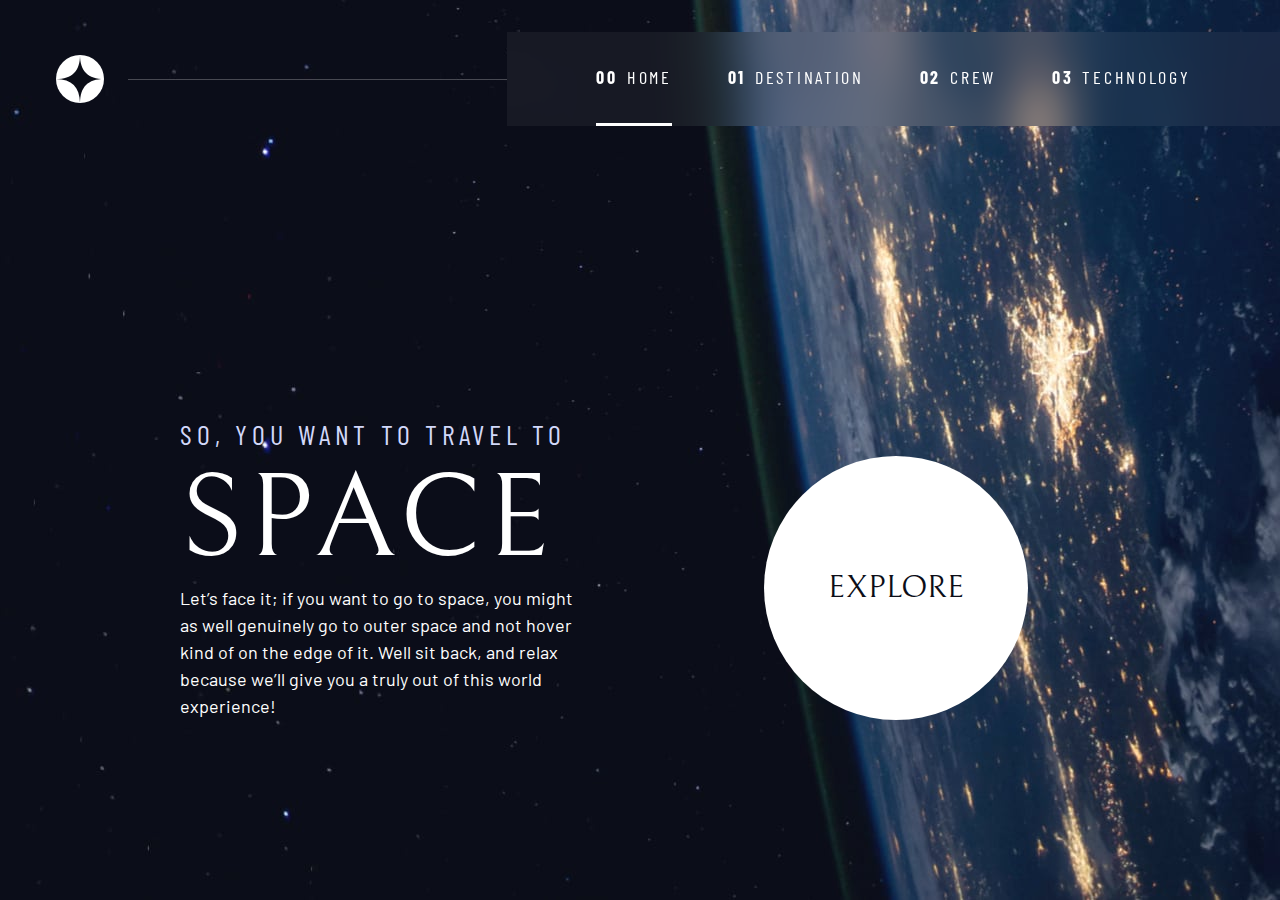
<file: index.html>
<!DOCTYPE html>
<html lang="en">

<head>
  <meta charset="UTF-8">
  <meta name="viewport" content="width=device-width, initial-scale=1.0">

  <link rel="icon" type="image/png" sizes="32x32" href="/assets/shared/logo.svg">

  <title>Space Tourism Website</title>

  <!-- Fonts -->
  <link rel="preconnect" href="https://fonts.googleapis.com">
  <link rel="preconnect" href="https://fonts.gstatic.com" crossorigin>
  <link
    href="https://fonts.googleapis.com/css2?family=Barlow+Condensed:wght@400;700&family=Bellefair&family=Barlow:wght@400;700&display=swap"
    rel="stylesheet">
  <!--CSS  -->
  <link rel="stylesheet" href="/css/style.css">
  <script src="index.js" defer></script>
</head>

<body class="home">
  <a href="#main" class="skip-to-content">Skip to content</a>
  <header class="primary-header flex">
    <div>
      <a href="/index.html"> <img src="/assets/shared/logo.svg" alt="space tourism logo" class="logo"></a>
    </div>
    <button class="mobile-nav-toggle" aria-controls="primary-navigation" aria-expanded="false"><span
        class="sr-only">Menu</span></button>

    <nav>
      <ul id="primary-navigation" data-visible="false" class="primary-navigation underline-indicators flex">
        <li class="active"><a class="ff-sans-cond uppercase text-white letter-spacing-2" href="/index.html"><span
              aria-hidden="true">00</span>Home</a>
        <li><a class="ff-sans-cond uppercase text-white letter-spacing-2" href="/destination.html"><span
              aria-hidden="true">01</span>Destination</a>
        <li><a class="ff-sans-cond uppercase text-white letter-spacing-2" href="/crew.html"><span
              aria-hidden="true">02</span>Crew</a>
        <li><a class="ff-sans-cond uppercase text-white letter-spacing-2" href="/technology.html"><span
              aria-hidden="true">03</span>Technology</a>
      </ul>
    </nav>
  </header>


  <main id="main" class="grid-container grid-container--home">
    <div class="container">
      <div>
        <h1 class="text-accent fs-500 ff-sans-cond uppercase letter-spacing-1 ">So, you want to travel to
          <span class="fs-900 ff-serif text-white d-block">Space</span>
        </h1>
      </div>
      <p>
        Let’s face it; if you want to go to space, you might as well genuinely go to
        outer space and not hover kind of on the edge of it. Well sit back, and relax
        because we’ll give you a truly out of this world experience!
      </p>
    </div>
    <div>



      <a href="/destination.html" class="large-button uppercase ff-serif text-dark bg-white">Explore</a>

    </div>
  </main>


</body>

</html>
</file>
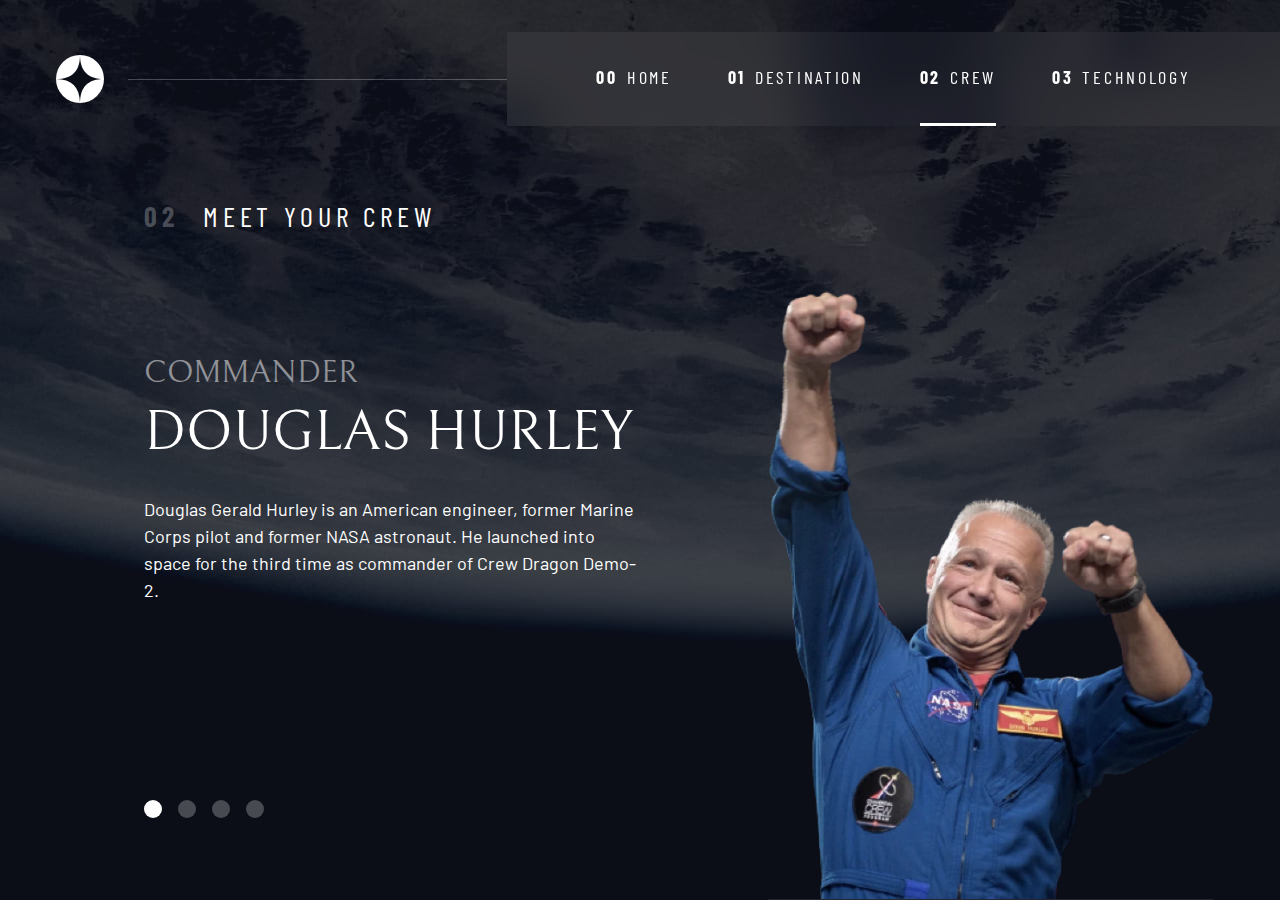
<file: crew.html>
<!DOCTYPE html>
<html lang="en">

<head>
  <meta charset="UTF-8">
  <meta name="viewport" content="width=device-width, initial-scale=1.0">

  <link rel="icon" type="image/png" sizes="32x32" href="/assets/shared/logo.svg">

  <title>Space Tourism Website</title>

  <!-- Fonts -->
  <link rel="preconnect" href="https://fonts.googleapis.com">
  <link rel="preconnect" href="https://fonts.gstatic.com" crossorigin>
  <link
    href="https://fonts.googleapis.com/css2?family=Barlow+Condensed:wght@400;700&family=Bellefair&family=Barlow:wght@400;700&display=swap"
    rel="stylesheet">
  <!--CSS  -->
  <link rel="stylesheet" href="/css/style.css">
  <script src="index.js" defer></script>
</head>

<body class="crew">
  <a class="skip-to-content" href="#main">Skip to content</a>
  <header class="primary-header flex">
    <div>
      <a href="/index.html"> <img src="/assets/shared/logo.svg" alt="space tourism logo" class="logo"></a>
    </div>
    <button class="mobile-nav-toggle" aria-controls="primary-navigation"><span class="sr-only"
        aria-expanded="false">Menu</span></button>
    <nav>
      <ul id="primary-navigation" data-visible="false" class="primary-navigation underline-indicators flex">
        <li><a class="ff-sans-cond uppercase text-white letter-spacing-2" href="index.html"><span
              aria-hidden="true">00</span>Home</a>
        <li><a class="ff-sans-cond uppercase text-white letter-spacing-2" href="destination.html"><span
              aria-hidden="true">01</span>Destination</a>
        <li class="active"><a class="ff-sans-cond uppercase text-white letter-spacing-2" href="crew.html"><span
              aria-hidden="true">02</span>Crew</a>
        <li><a class="ff-sans-cond uppercase text-white letter-spacing-2" href="technology.html"><span
              aria-hidden="true">03</span>Technology</a>
      </ul>
    </nav>
  </header>

  <main id="main" class="grid-container grid-container--crew flow">
    <h1 class="numbered-title"><span aria-hidden="true">02</span> Meet your crew</h1>

    <div class="dot-indicators flex" role="tablist" aria-label="crew member list">
      <button aria-selected="true" aria-controls="commander-tab" role="tab" data-image="commander-image"
        tabindex="0"><span class="sr-only">The commander</span></button>
      <button aria-selected="false" aria-controls="mission-tab" role="tab" data-image="mission-image"
        tabindex="-1"><span class="sr-only">The mission specialist</span></button>
      <button aria-selected="false" aria-controls="pilot-tab" role="tab" data-image="pilot-image" tabindex="-1"><span
          class="sr-only">The pilot</span></button>
      <button aria-selected="false" aria-controls="crew-tab" role="tab" data-image="crew-image" tabindex="-1"><span
          class="sr-only">The crew engineer</span></button>
    </div>

    <!-- commander -->
    <article class="crew-details flow" id="commander-tab" role="tabpanel" tabindex="0">
      <header class="flow flow--space-small">
        <h2 class="fs-600 ff-serif uppercase">Commander</h2>
        <p class="fs-700 uppercase ff-serif">Douglas Hurley</p>
      </header>
      <p>Douglas Gerald Hurley is an American engineer, former Marine Corps pilot
        and former NASA astronaut. He launched into space for the third time as
        commander of Crew Dragon Demo-2.</p>
    </article>

    <!-- mission specialist -->
    <article hidden class="crew-details flow" id="mission-tab" role="tabpanel" tabindex="0">
      <header class="flow flow--space-small">
        <h2 class="fs-600 ff-serif uppercase">Mission Specialist</h2>
        <p class="fs-700 uppercase ff-serif">Mark SHuttleworth</p>
      </header>
      <p>Mark Richard Shuttleworth is the founder and CEO of Canonical, the company behind
        the Linux-based Ubuntu operating system. Shuttleworth became the first South
        African to travel to space as a space tourist.</p>
    </article>

    <!-- pilot -->
    <article hidden class="crew-details flow" id="pilot-tab" role="tabpanel" tabindex="0">
      <header class="flow flow--space-small">
        <h2 class="fs-600 ff-serif uppercase">Pilot</h2>
        <p class="fs-700 uppercase ff-serif">Victor Glover</p>
      </header>
      <p>Pilot on the first operational flight of the SpaceX Crew Dragon to the
        International Space Station. Glover is a commander in the U.S. Navy where
        he pilots an F/A-18.He was a crew member of Expedition 64, and served as a
        station systems flight engineer.</p>
    </article>

    <!-- engineer -->
    <article hidden class="crew-details flow" id="crew-tab" role="tabpanel" tabindex="0">
      <header class="flow flow--space-small">
        <h2 class="fs-600 ff-serif uppercase">Flight Engineer</h2>
        <p class="fs-700 uppercase ff-serif">Anousheh Ansari</p>
      </header>
      <p>Anousheh Ansari is an Iranian American engineer and co-founder of Prodea Systems.
        Ansari was the fourth self-funded space tourist, the first self-funded woman to
        fly to the ISS, and the first Iranian in space.</p>
    </article>


    <picture id="commander-image">
      <source srcset="assets/crew/image-douglas-hurley.webp" type="image/webp">
      <img src="assets/crew/image-douglas-hurley.png" alt="Douglas Hurley">
    </picture>
    <picture hidden id="mission-image">
      <source srcset="assets/crew/image-mark-shuttleworth.webp" type="image/webp">
      <img src="assets/crew/image-mark-shuttleworth.png" alt="Douglas Hurley">
    </picture>
    <picture hidden id="pilot-image">
      <source srcset="assets/crew/image-victor-glover.webp" type="image/webp">
      <img src="assets/crew/image-victor-glover.png" alt="Douglas Hurley">
    </picture>
    <picture hidden id="crew-image">
      <source srcset="assets/crew/image-anousheh-ansari.webp" type="image/webp">
      <img src="assets/crew/image-anousheh-ansari.png" alt="Douglas Hurley">
    </picture>
  </main>
</body>

</html>
</file>
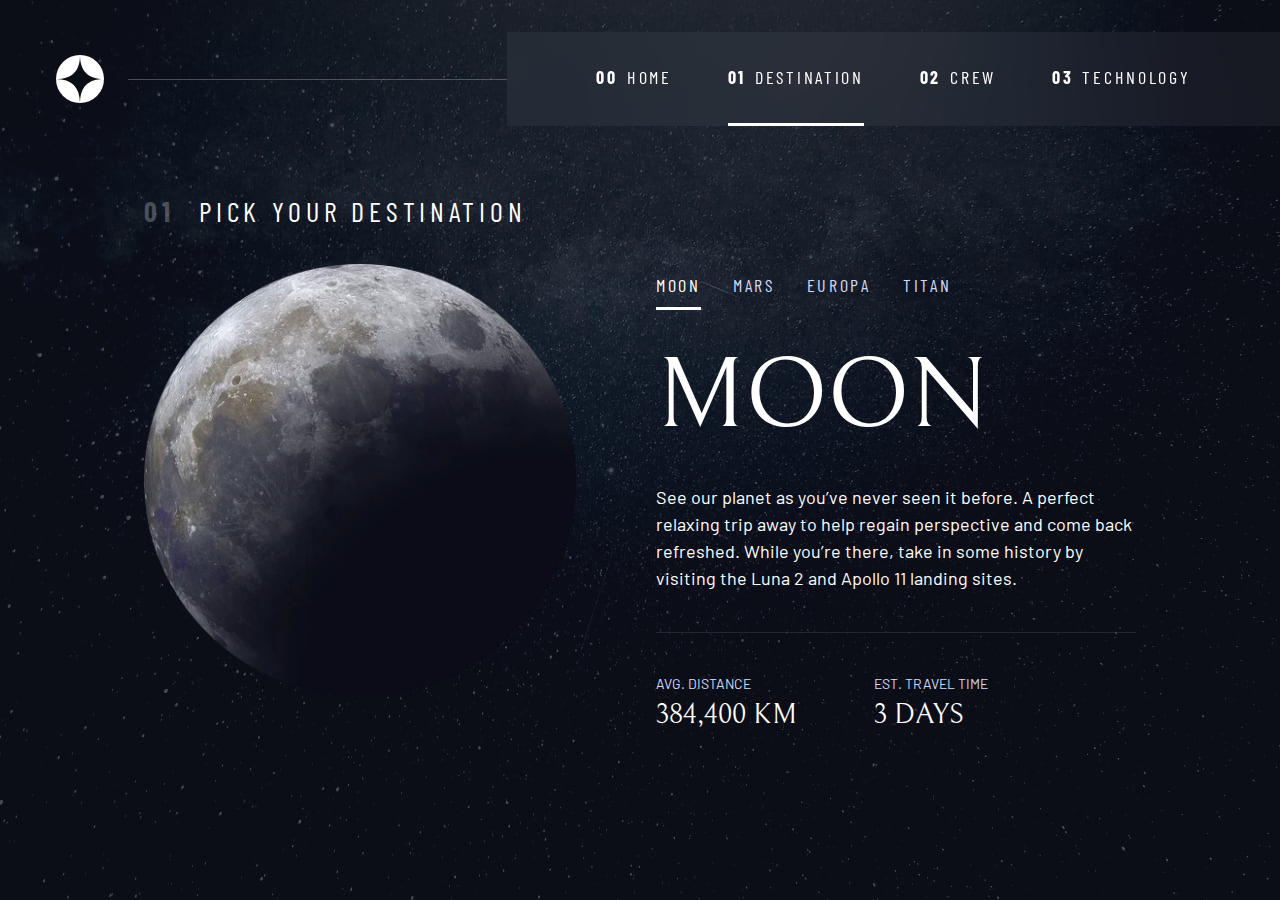
<file: destination.html>
<!DOCTYPE html>
<html lang="en">

<head>
  <meta charset="UTF-8">
  <meta name="viewport" content="width=device-width, initial-scale=1.0">

  <link rel="icon" type="image/png" sizes="32x32" href="/assets/shared/logo.svg">

  <title>Space Tourism Website</title>

  <!-- Fonts -->
  <link rel="preconnect" href="https://fonts.googleapis.com">
  <link rel="preconnect" href="https://fonts.gstatic.com" crossorigin>
  <link
    href="https://fonts.googleapis.com/css2?family=Barlow+Condensed:wght@400;700&family=Bellefair&family=Barlow:wght@400;700&display=swap"
    rel="stylesheet">
  <!--CSS  -->
  <link rel="stylesheet" href="./css/style.css">
  <script src="index.js" defer></script>
</head>

<body class="destination">
  <a class="skip-to-content" href="#main">Skip to content</a>
  <header class="primary-header flex">
    <div>
      <a href="/index.html"> <img src="/assets/shared/logo.svg" alt="space tourism logo" class="logo"></a>
    </div>
    <button class="mobile-nav-toggle" aria-controls="primary-navigation"><span class="sr-only"
        aria-expanded="false">Menu</span></button>
    <nav>
      <ul id="primary-navigation" data-visible="false" class="primary-navigation underline-indicators flex">
        <li><a class="ff-sans-cond uppercase text-white letter-spacing-2" href="/index.html"><span
              aria-hidden="true">00</span>Home</a>
        <li class="active"><a class="ff-sans-cond uppercase text-white letter-spacing-2" href="/destination.html"><span
              aria-hidden="true">01</span>Destination</a>
        <li><a class="ff-sans-cond uppercase text-white letter-spacing-2" href="/crew.html"><span
              aria-hidden="true">02</span>Crew</a>
        <li><a class="ff-sans-cond uppercase text-white letter-spacing-2" href="/technology.html"><span
              aria-hidden="true">03</span>Technology</a>
      </ul>
    </nav>
  </header>

  <main id="main" class="grid-container grid-container--destination flow">
    <h1 class="numbered-title"><span aria-hidden="true">01</span> Pick your destination</h1>

    <picture id="moon-image">
      <source srcset="assets/destination/image-moon.webp" type="image/webp">
      <img src="assets/destination/image-moon.png" alt="the moon">
    </picture>
    <picture hidden id="mars-image">
      <source srcset="assets/destination/image-mars.webp" type="image/webp">
      <img src="assets/destination/image-mars.png" alt="the planet mars">
    </picture>
    <picture hidden id="europa-image">
      <source srcset="assets/destination/image-europa.webp" type="image/webp">
      <img src="assets/destination/image-europa.png" alt="the planet europa">
    </picture>
    <picture hidden id="titan-image">
      <source srcset="assets/destination/image-titan.webp" type="image/webp">
      <img src="assets/destination/image-titan.png" alt="the moon titan">
    </picture>


    <div class="tab-list underline-indicators flex" role="tablist" aria-label="destination list">
      <button aria-selected="true" role="tab" aria-controls="moon-tab"
        class="uppercase ff-sans-cond text-accent letter-spacing-2" tabindex="0" data-image="moon-image">Moon</button>
      <button aria-selected="false" role="tab" aria-controls="mars-tab"
        class="uppercase ff-sans-cond text-accent letter-spacing-2" tabindex="-1" data-image="mars-image">Mars</button>
      <button aria-selected="false" role="tab" aria-controls="europa-tab"
        class="uppercase ff-sans-cond text-accent letter-spacing-2" tabindex="-1"
        data-image="europa-image">Europa</button>
      <button aria-selected="false" role="tab" aria-controls="titan-tab"
        class="uppercase ff-sans-cond text-accent letter-spacing-2" tabindex="-1"
        data-image="titan-image">Titan</button>
    </div>

    <!-- The moon -->
    <article class="destination-info flow" id="moon-tab" tabindex="0" role="tabpanel">
      <h2 class="fs-800 uppercase ff-serif">Moon</h2>

      <p>See our planet as you’ve never seen it before. A perfect relaxing trip away to help
        regain perspective and come back refreshed. While you’re there, take in some history
        by visiting the Luna 2 and Apollo 11 landing sites.</p>

      <div class="destination-meta flex">
        <div>
          <h3 class="text-accent fs-200 uppercase">Avg. distance</h3>
          <p class="ff-serif uppercase">384,400 km</p>
        </div>
        <div>
          <h3 class="text-accent fs-200 uppercase">Est. travel time</h3>
          <p class="ff-serif uppercase">3 days</p>
        </div>
      </div>
    </article>

    <!-- Mars -->
    <article hidden class="destination-info flow" id="mars-tab" tabindex="0" role="tabpanel">
      <h2 class="fs-800 uppercase ff-serif">Mars</h2>

      <p>Don’t forget to pack your hiking boots. You’ll need them to tackle Olympus Mons,
        the tallest planetary mountain in our solar system. It’s two and a half times
        the size of Everest!</p>

      <div class="destination-meta flex">
        <div>
          <h3 class="text-accent fs-200 uppercase">Avg. distance</h3>
          <p class="ff-serif uppercase">225 mil. km</p>
        </div>
        <div>
          <h3 class="text-accent fs-200 uppercase">Est. travel time</h3>
          <p class="ff-serif uppercase">9 months</p>
        </div>
      </div>
    </article>

    <!-- Europa -->
    <article hidden class="destination-info flow" id="europa-tab" tabindex="0" role="tabpanel">
      <h2 class="fs-800 uppercase ff-serif">Europa</h2>

      <p>The smallest of the four Galilean moons orbiting Jupiter, Europa is a
        winter lover’s dream. With an icy surface, it’s perfect for a bit of
        ice skating, curling, hockey, or simple relaxation in your snug
        wintery cabin.</p>
      <div class="destination-meta flex">
        <div>
          <h3 class="text-accent fs-200 uppercase">Avg. distance</h3>
          <p class="ff-serif uppercase">628 mil. km</p>
        </div>
        <div>
          <h3 class="text-accent fs-200 uppercase">Est. travel time</h3>
          <p class="ff-serif uppercase">3 years</p>
        </div>
      </div>
    </article>

    <!-- Titan -->
    <article hidden class="destination-info flow" id="titan-tab" tabindex="0" role="tabpanel">
      <h2 class="fs-800 uppercase ff-serif">Titan</h2>

      <p>The only moon known to have a dense atmosphere other than Earth, Titan
        is a home away from home (just a few hundred degrees colder!). As a
        bonus, you get striking views of the Rings of Saturn.</p>

      <div class="destination-meta flex">
        <div>
          <h3 class="text-accent fs-200 uppercase">Avg. distance</h3>
          <p class="ff-serif uppercase">1.6 bil. km</p>
        </div>
        <div>
          <h3 class="text-accent fs-200 uppercase">Est. travel time</h3>
          <p class="ff-serif uppercase">7 years</p>
        </div>
      </div>
    </article>
  </main>




</body>

</html>
</file>
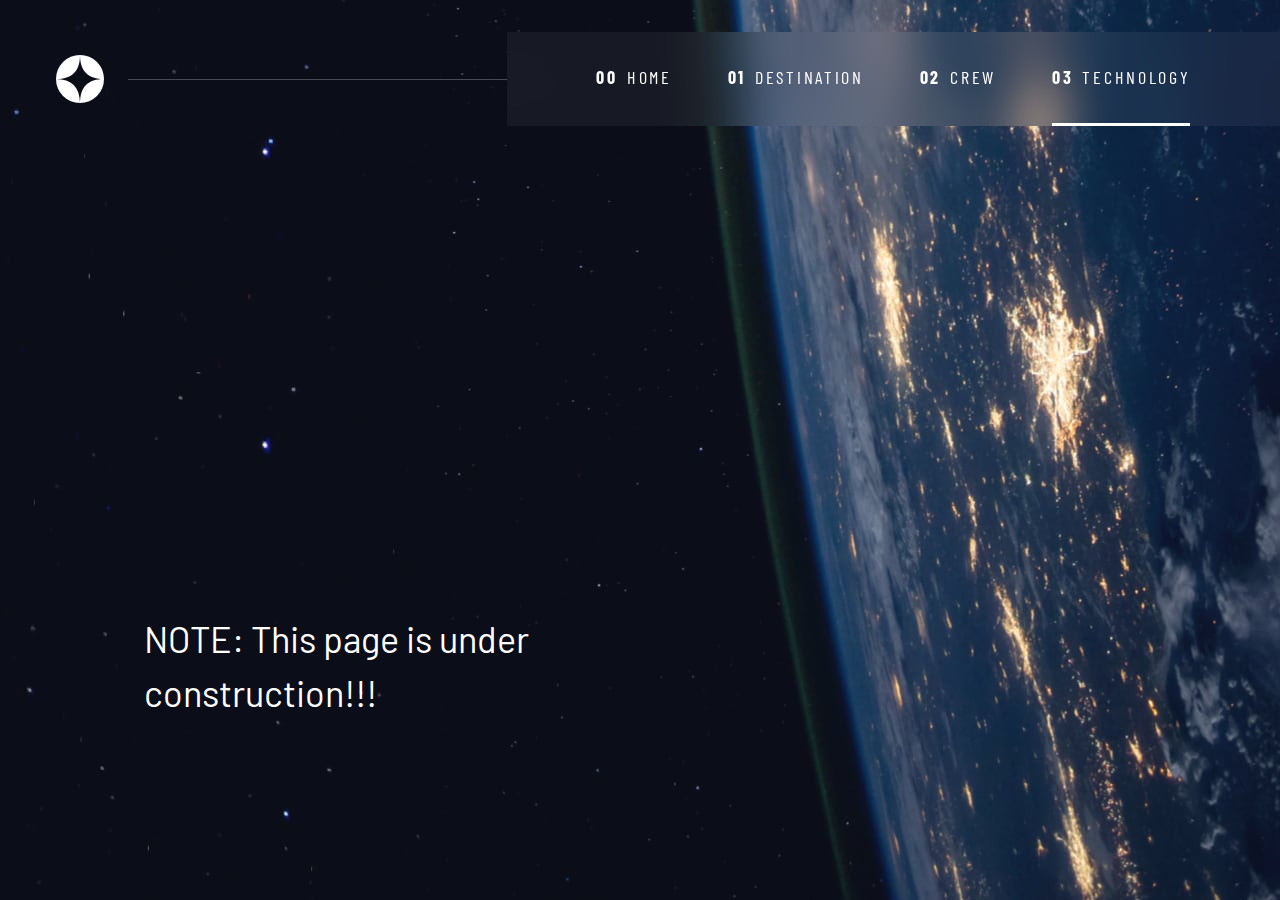
<file: technology.html>
<!DOCTYPE html>
<html lang="en">

<head>
    <meta charset="UTF-8">
    <meta name="viewport" content="width=device-width, initial-scale=1.0">

    <link rel="icon" type="image/png" sizes="32x32" href="/assets/shared/logo.svg">

    <title>Space Tourism Website</title>

    <!-- Fonts -->
    <link rel="preconnect" href="https://fonts.googleapis.com">
    <link rel="preconnect" href="https://fonts.gstatic.com" crossorigin>
    <link
        href="https://fonts.googleapis.com/css2?family=Barlow+Condensed:wght@400;700&family=Bellefair&family=Barlow:wght@400;700&display=swap"
        rel="stylesheet">
    <!--CSS  -->
    <link rel="stylesheet" href="/css/style.css">
    <script src="index.js" defer></script>
</head>

<body class="home">
    <a href="#main" class="skip-to-content">Skip to content</a>
    <header class="primary-header flex">
        <div>
            <a href="/index.html"> <img src="/assets/shared/logo.svg" alt="space tourism logo" class="logo"></a>
        </div>
        <button class="mobile-nav-toggle" aria-controls="primary-navigation" aria-expanded="false"><span
                class="sr-only">Menu</span></button>

        <nav>
            <ul id="primary-navigation" data-visible="false" class="primary-navigation underline-indicators flex">
                <li><a class="ff-sans-cond uppercase text-white letter-spacing-2" href="/index.html"><span
                            aria-hidden="true">00</span>Home</a>
                <li><a class="ff-sans-cond uppercase text-white letter-spacing-2" href="/destination.html"><span
                            aria-hidden="true">01</span>Destination</a>
                <li><a class="ff-sans-cond uppercase text-white letter-spacing-2" href="/crew.html"><span
                            aria-hidden="true">02</span>Crew</a>
                <li class="active"><a class="ff-sans-cond uppercase text-white letter-spacing-2"
                        href="/technology.html"><span aria-hidden="true">03</span>Technology</a>
            </ul>
        </nav>
    </header>


    <main id="main" class="grid-container grid-container--home">
        <h1>NOTE: This page is under construction!!!</h1>
        <h1></h1>
    </main>
</body>

</html>
</file>
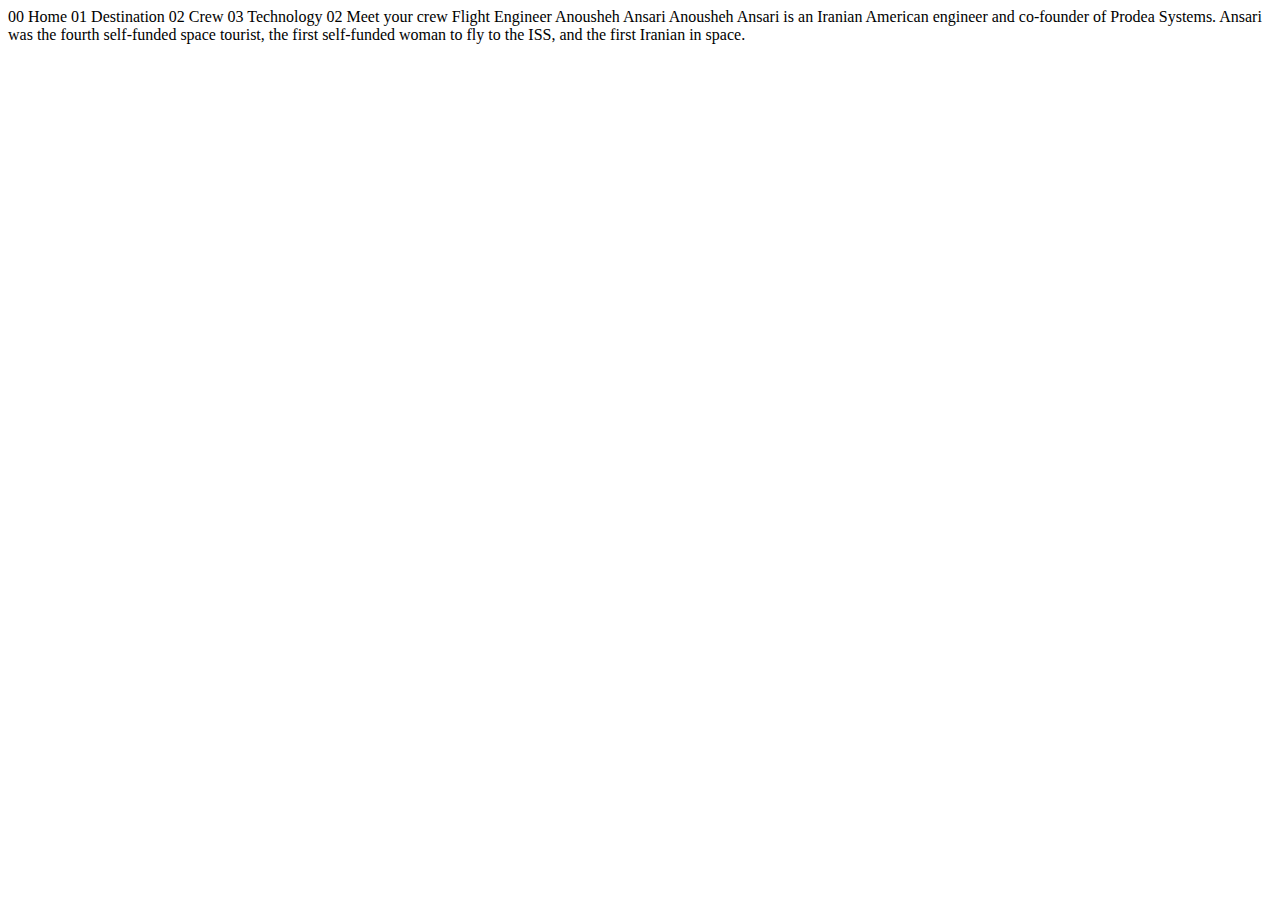
<file: starter-code/crew-engineer.html>
<!DOCTYPE html>
<html lang="en">
<head>
  <meta charset="UTF-8">
  <meta name="viewport" content="width=device-width, initial-scale=1.0">

  <link rel="icon" type="image/png" sizes="32x32" href="./assets/favicon-32x32.png">
  
  <title>Frontend Mentor | Space tourism website</title>
</head>
<body>

  00 Home
  01 Destination
  02 Crew
  03 Technology

  02 Meet your crew

  Flight Engineer
  Anousheh Ansari

  Anousheh Ansari is an Iranian American engineer and co-founder of Prodea Systems. 
  Ansari was the fourth self-funded space tourist, the first self-funded woman to 
  fly to the ISS, and the first Iranian in space. 
</body>
</html>
</file>
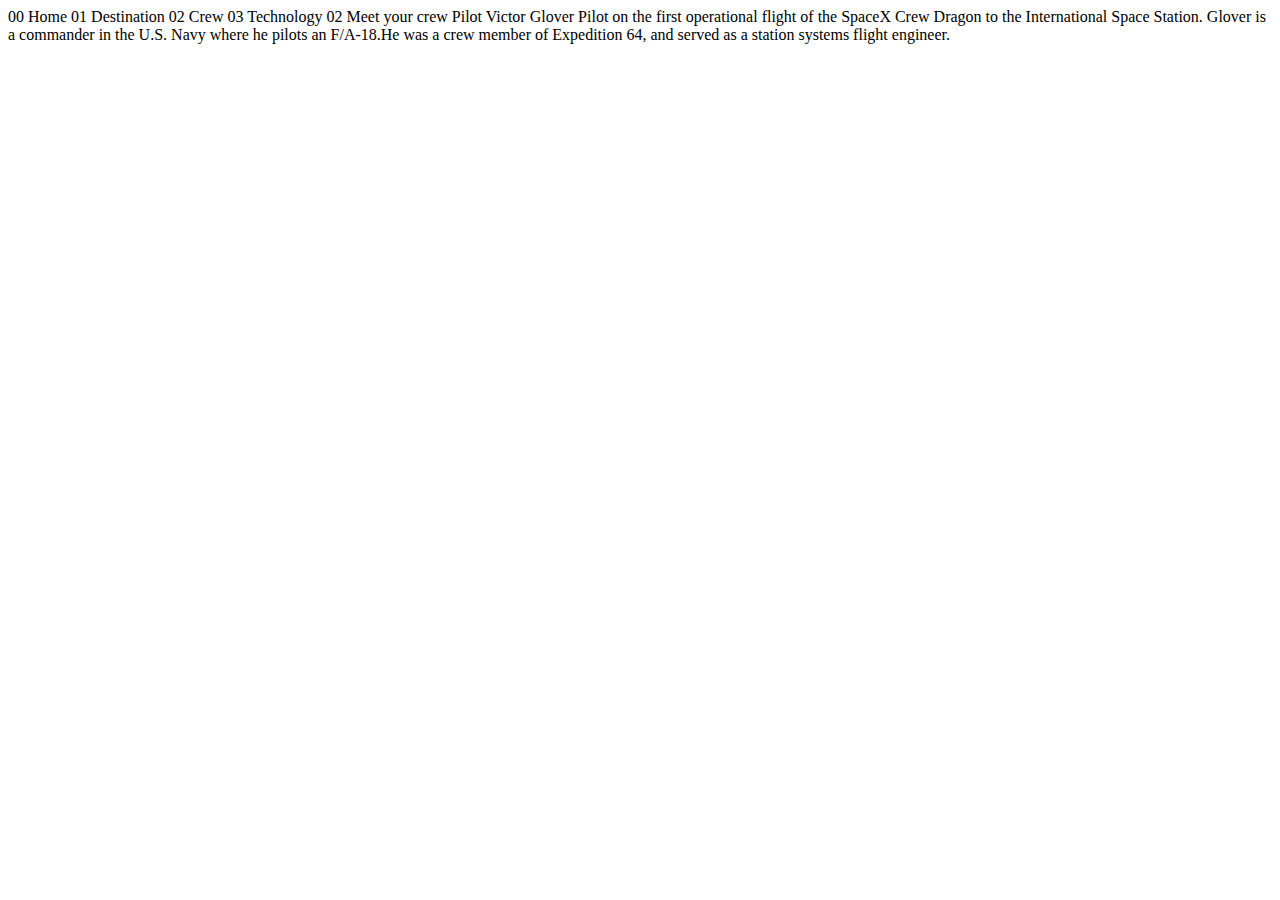
<file: starter-code/crew-pilot.html>
<!DOCTYPE html>
<html lang="en">
<head>
  <meta charset="UTF-8">
  <meta name="viewport" content="width=device-width, initial-scale=1.0">

  <link rel="icon" type="image/png" sizes="32x32" href="./assets/favicon-32x32.png">
  
  <title>Frontend Mentor | Space tourism website</title>
</head>
<body>

  00 Home
  01 Destination
  02 Crew
  03 Technology

  02 Meet your crew

  Pilot
  Victor Glover

  Pilot on the first operational flight of the SpaceX Crew Dragon to the 
  International Space Station. Glover is a commander in the U.S. Navy where 
  he pilots an F/A-18.He was a crew member of Expedition 64, and served as a 
  station systems flight engineer. 
</body>
</html>
</file>
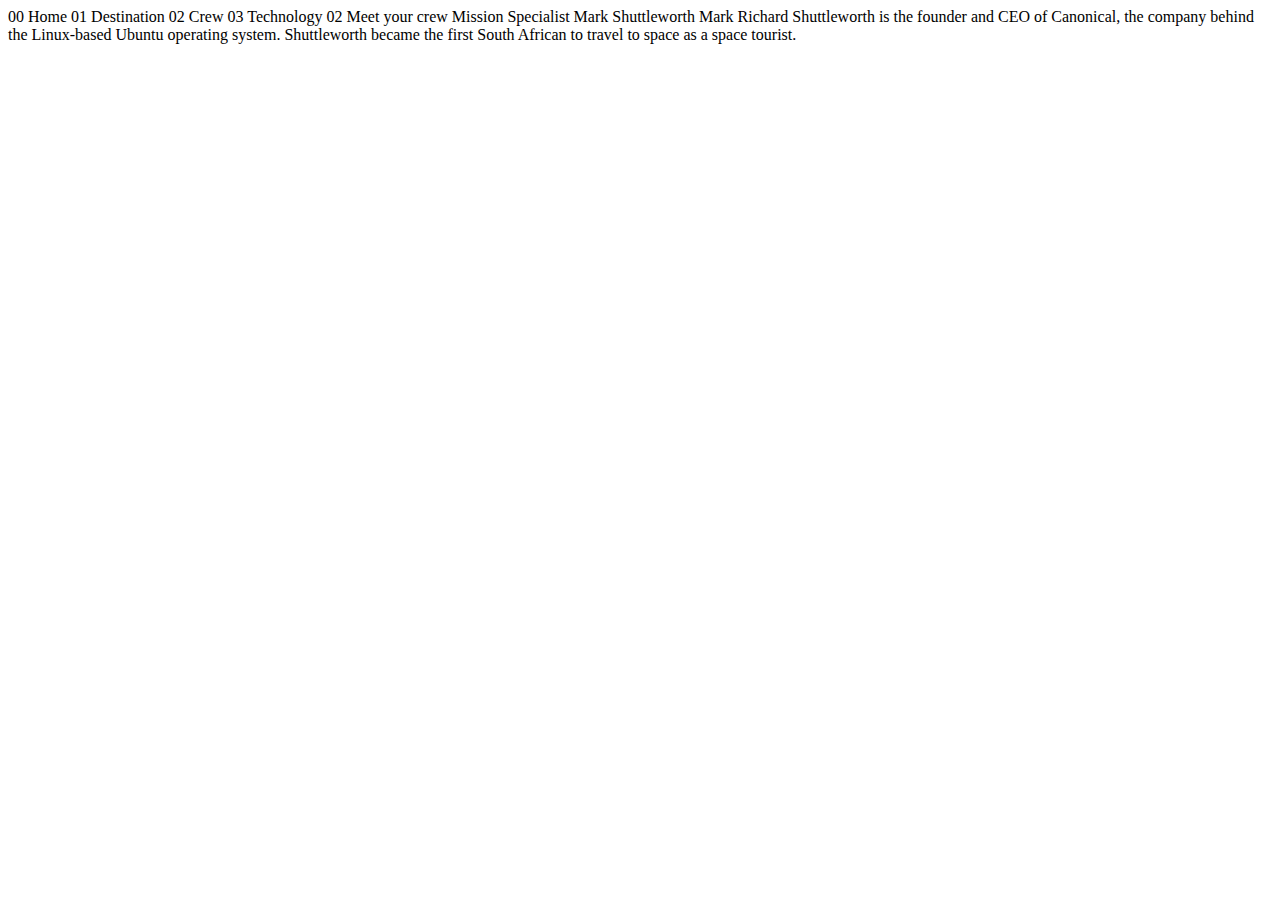
<file: starter-code/crew-specialist.html>
<!DOCTYPE html>
<html lang="en">
<head>
  <meta charset="UTF-8">
  <meta name="viewport" content="width=device-width, initial-scale=1.0">

  <link rel="icon" type="image/png" sizes="32x32" href="./assets/favicon-32x32.png">
  
  <title>Frontend Mentor | Space tourism website</title>
</head>
<body>

  00 Home
  01 Destination
  02 Crew
  03 Technology

  02 Meet your crew

  Mission Specialist
  Mark Shuttleworth

  Mark Richard Shuttleworth is the founder and CEO of Canonical, the company behind 
  the Linux-based Ubuntu operating system. Shuttleworth became the first South 
  African to travel to space as a space tourist.
</body>
</html>
</file>
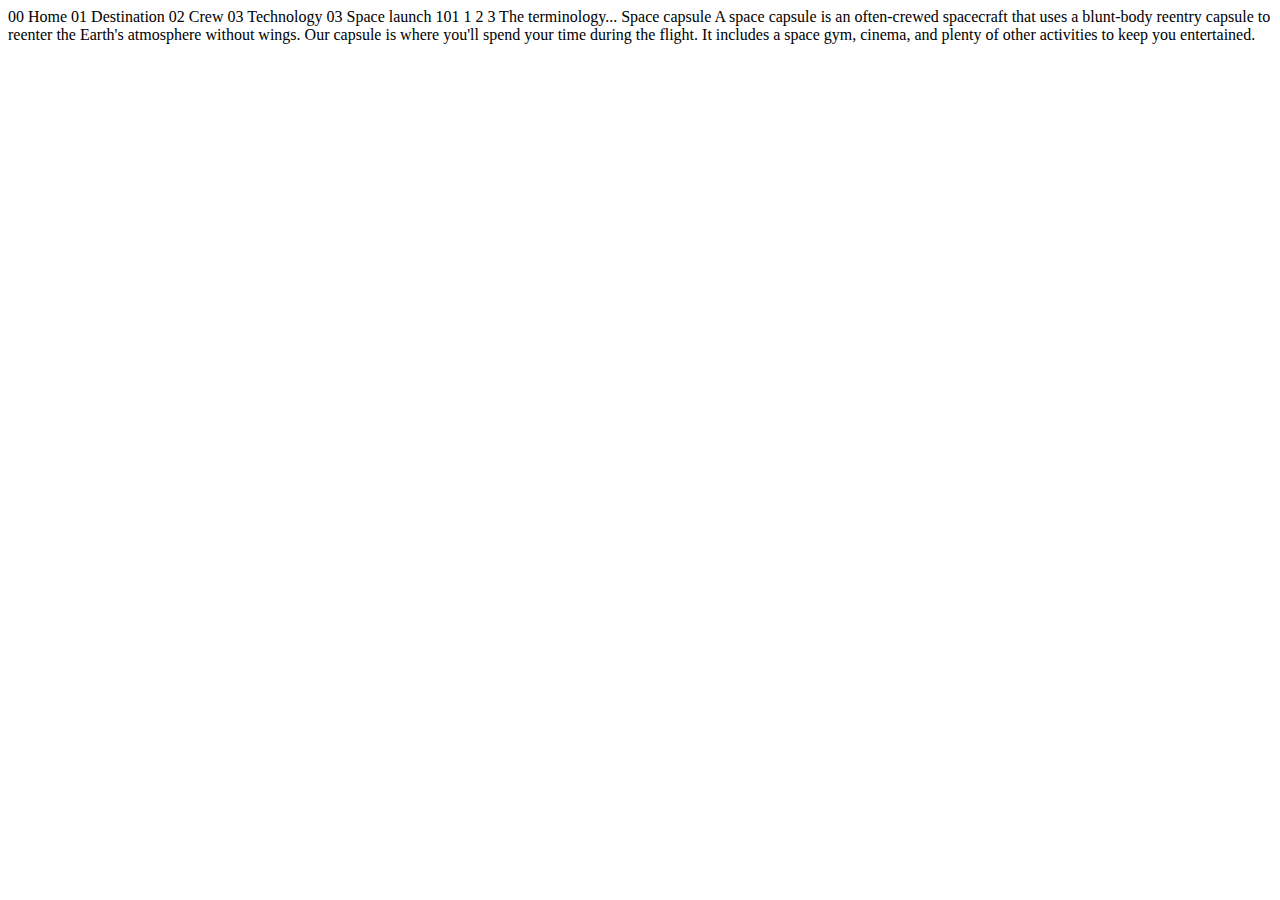
<file: starter-code/technology-capsule.html>
<!DOCTYPE html>
<html lang="en">
<head>
  <meta charset="UTF-8">
  <meta name="viewport" content="width=device-width, initial-scale=1.0">

  <link rel="icon" type="image/png" sizes="32x32" href="./assets/favicon-32x32.png">
  
  <title>Frontend Mentor | Space tourism website</title>
</head>
<body>

  00 Home
  01 Destination
  02 Crew
  03 Technology

  03 Space launch 101

  1
  2
  3

  The terminology...
  Space capsule

  A space capsule is an often-crewed spacecraft that uses a blunt-body reentry 
  capsule to reenter the Earth's atmosphere without wings. Our capsule is where 
  you'll spend your time during the flight. It includes a space gym, cinema, 
  and plenty of other activities to keep you entertained.
</body>
</html>
</file>
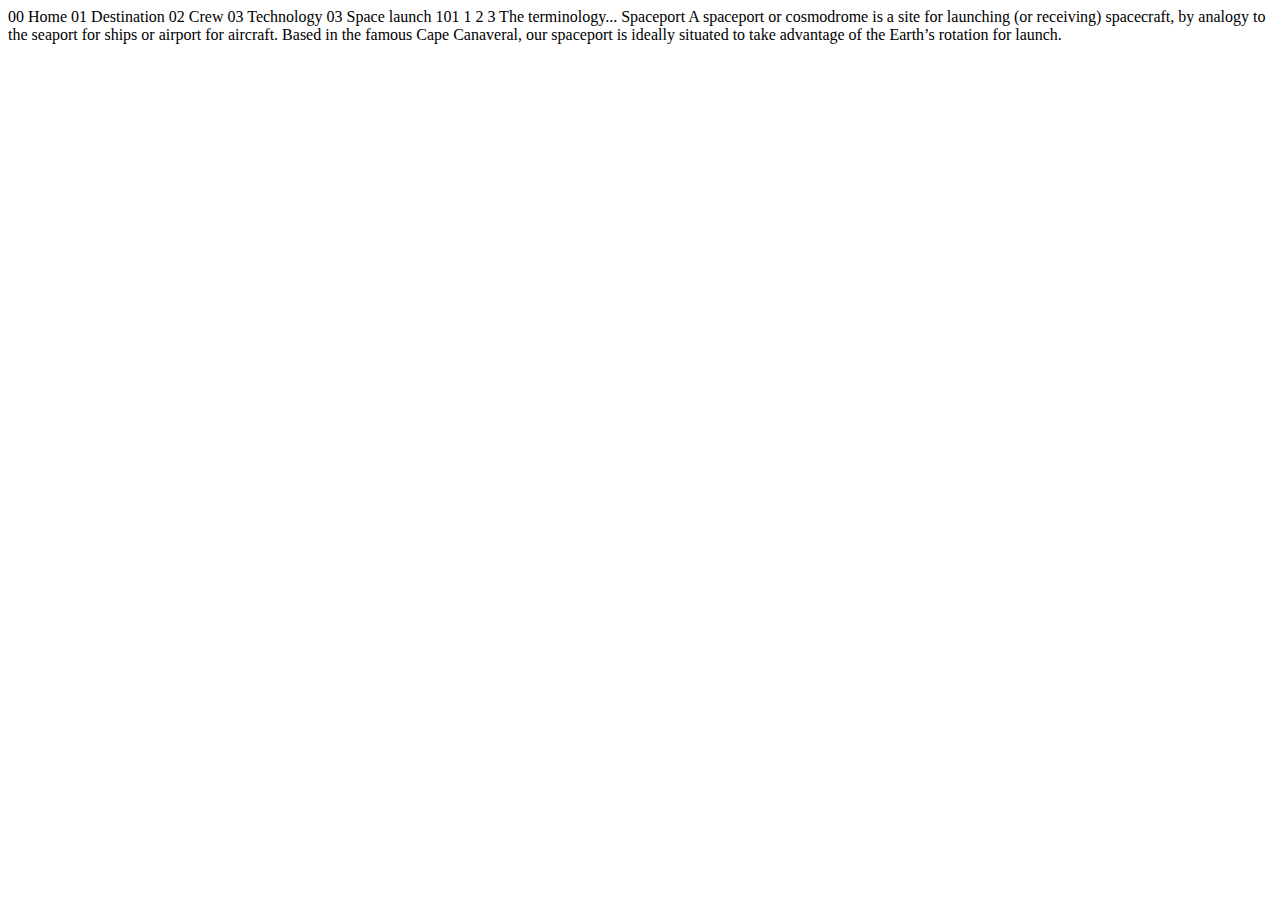
<file: starter-code/technology-spaceport.html>
<!DOCTYPE html>
<html lang="en">
<head>
  <meta charset="UTF-8">
  <meta name="viewport" content="width=device-width, initial-scale=1.0">

  <link rel="icon" type="image/png" sizes="32x32" href="./assets/favicon-32x32.png">
  
  <title>Frontend Mentor | Space tourism website</title>
</head>
<body>

  00 Home
  01 Destination
  02 Crew
  03 Technology

  03 Space launch 101

  1
  2
  3

  The terminology...
  Spaceport

  A spaceport or cosmodrome is a site for launching (or receiving) spacecraft, 
  by analogy to the seaport for ships or airport for aircraft. Based in the 
  famous Cape Canaveral, our spaceport is ideally situated to take advantage 
  of the Earth’s rotation for launch.
</body>
</html>
</file>
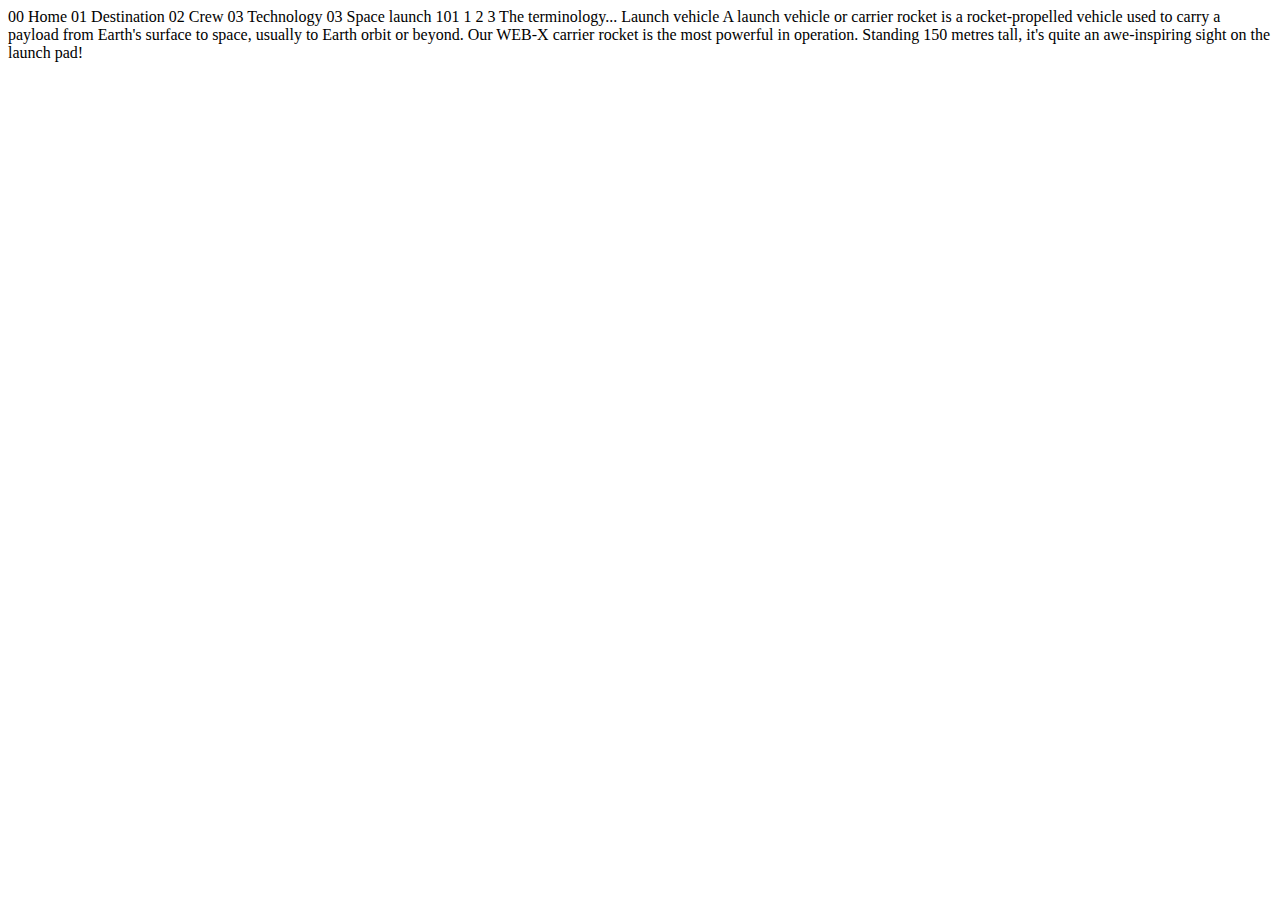
<file: starter-code/technology-vehicle.html>
<!DOCTYPE html>
<html lang="en">
<head>
  <meta charset="UTF-8">
  <meta name="viewport" content="width=device-width, initial-scale=1.0">

  <link rel="icon" type="image/png" sizes="32x32" href="./assets/favicon-32x32.png">
  
  <title>Frontend Mentor | Space tourism website</title>
</head>
<body>

  00 Home
  01 Destination
  02 Crew
  03 Technology

  03 Space launch 101

  1
  2
  3

  The terminology...
  Launch vehicle

  A launch vehicle or carrier rocket is a rocket-propelled vehicle used to carry a 
  payload from Earth's surface to space, usually to Earth orbit or beyond. Our 
  WEB-X carrier rocket is the most powerful in operation. Standing 150 metres tall, 
  it's quite an awe-inspiring sight on the launch pad!
</body>
</html>
</file>
<file: css/style.css>
/* ------------------- */
/* Custom properties   */
/* ------------------- */

:root {
    /* colors */
    --clr-dark: 230 35% 7%;
    --clr-light: 231 77% 90%;
    --clr-white: 0 0% 100%;
    
    /* font-sizes */
    --fs-900: clamp(5rem, 8vw + 1rem, 9.375rem);
    --fs-800: 3.5rem;
    --fs-700: 1.5rem;
    --fs-600: 1rem;
    --fs-500: 1rem;
    --fs-400: 0.9375rem;
    --fs-300: 1rem;
    --fs-200: 0.875rem;
    
    /* font-families */
    --ff-serif: "Bellefair", serif;
    --ff-sans-cond: "Barlow Condensed", sans-serif;
    --ff-sans-normal: "Barlow", sans-serif;
}

@media (min-width: 35em) {
    :root {
        --fs-800: 5rem;
        --fs-700: 2.5rem;
        --fs-600: 1.5rem;
        --fs-500: 1.25rem;
        --fs-400: 1rem;
    }
}

@media (min-width: 45em) {
    :root {
        /* font-sizes */
        --fs-800: 6.25rem;
        --fs-700: 3.5rem;
        --fs-600: 2rem;
        --fs-500: 1.75rem;
        --fs-400: 1.125rem;
    }
}


/* ------------------- */
/* Reset               */
/* ------------------- */

/* https://piccalil.li/blog/a-modern-css-reset/ */

/* Box sizing */
*,
*::before,
*::after {
    box-sizing: border-box;
}

/* Reset margins */
body,
h1,
h2,
h3,
h4,
h5,
p,
figure,
picture {
    margin: 0; 
}

h1,
h2,
h3,
h4,
h5,
h6,
p {
    font-weight: 400;
}

/* set up the body */
body {
    font-family: var(--ff-sans-normal);
    font-size: var(--fs-400);
    color: hsl( var(--clr-white) );
    background-color: hsl( var(--clr-dark) );
    line-height: 1.5;
    min-height: 100vh;
    
    display: grid;
    grid-template-rows: min-content 1fr;
    
    overflow-x: hidden;
}

/* make images easier to work with */
img,
picutre {
    max-width: 100%;
    display: block;
}

/* make form elements easier to work with */
input,
button,
textarea,
select {
    font: inherit;
}

/* remove animations for people who've turned them off */
@media (prefers-reduced-motion: reduce) {  
  *,
  *::before,
  *::after {
    animation-duration: 0.01ms !important;
    animation-iteration-count: 1 !important;
    transition-duration: 0.01ms !important;
    scroll-behavior: auto !important;
  }
}


/* ------------------- */
/* Utility classes     */
/* ------------------- */

/* general */

.flex {
    display: flex;
    gap: var(--gap, 1rem);
}

.grid {
    display: grid;
    gap: var(--gap, 1rem);
}

.d-block {
    display: block;
}

.flow > *:where(:not(:first-child)) {
    margin-top: var(--flow-space, 1rem);
}

.flow--space-small {
    --flow-space: .75rem;
}

.container {
    padding-inline: 2em;
    margin-inline: auto;
    max-width: 80rem;
}

.sr-only {
  position: absolute; 
  width: 1px;
  height: 1px;
  padding: 0;
  margin: -1px; 
  overflow: hidden;
  clip: rect(0, 0, 0, 0);
  white-space: nowrap; /* added line */
  border: 0;
}

.skip-to-content {
    position: absolute;
    z-index: 9999;
    background: hsl( var(--clr-white) );
    color: hsl( var(--clr-dark) ); 
    padding: .5em 1em;
    margin-inline: auto;
    transform: translateY(-100%);
    transition: transform 250ms ease-in;
}

.skip-to-content:focus {
    transform: translateY(0);
}

/* colors */

.bg-dark { background-color: hsl( var(--clr-dark) );}
.bg-accent { background-color: hsl( var(--clr-light) );}
.bg-white { background-color: hsl( var(--clr-white) );}

.text-dark { color: hsl( var(--clr-dark) );}
.text-accent { color: hsl( var(--clr-light) );}
.text-white { color: hsl( var(--clr-white) );}

/* typography */

.ff-serif { font-family: var(--ff-serif); } 
.ff-sans-cond { font-family: var(--ff-sans-cond); } 
.ff-sans-normal { font-family: var(--ff-sans-normal); } 

.letter-spacing-1 { letter-spacing: 4.75px; } 
.letter-spacing-2 { letter-spacing: 2.7px; } 
.letter-spacing-3 { letter-spacing: 2.35px; } 

.uppercase { text-transform: uppercase; }

.fs-900 { font-size: var(--fs-900); }
.fs-800 { font-size: var(--fs-800); }
.fs-700 { font-size: var(--fs-700); }
.fs-600 { font-size: var(--fs-600); }
.fs-500 { font-size: var(--fs-500); }
.fs-400 { font-size: var(--fs-400); }
.fs-300 { font-size: var(--fs-300); }
.fs-200 { font-size: var(--fs-200); }

.fs-900,
.fs-800,
.fs-700,
.fs-600 {
    line-height: 1.1;
}

.numbered-title {
    font-family: var(--ff-sans-cond);
    font-size: var(--fs-500);
    text-transform: uppercase;
    letter-spacing: 4.72px; 
}

.numbered-title span {
    margin-right: .5em;
    font-weight: 700;
    color: hsl( var(--clr-white) / .25);
}


/* ------------------- */
/* Compontents         */
/* ------------------- */

.large-button {
    font-size: 2rem;
    position: relative;
    z-index: 1;
    display: inline-grid;
    place-items: center;
    padding: 0 2em;
    border-radius: 50%;
    aspect-ratio: 1;
    text-decoration: none;
}

.large-button::after {
    content: '';
    position: absolute;
    z-index: -1;
    width: 100%;
    height: 100%;
    background: hsl( var(--clr-white) / .1);
    border-radius: 50%;
    opacity: 0;
    transition: opacity 500ms linear, transform 750ms ease-in-out;
}
 
.large-button:hover::after,
.large-button:focus::after {
    opacity: 1;
    transform: scale(1.5);
}

/* primary-header */

.logo {
    margin: 1.5rem clamp(1.5rem, 5vw, 3.5rem);
}

.primary-header {
    justify-content: space-between;
    align-items: center;
}

.primary-navigation {
    --gap: clamp(1.5rem, 5vw, 3.5rem);
    --underline-gap: 2rem;
    list-style: none;
    padding: 0;
    margin: 0;
    background: hsl( var(--clr-white) / 0.05);
    backdrop-filter: blur(1.5rem);
}

.primary-navigation a {
    text-decoration: none;
}

.primary-navigation a > span {
    font-weight: 700;
    margin-right: .5em;
}

.mobile-nav-toggle {
    display: none;
}

@media (max-width: 35rem) {
    .primary-navigation {
        --underline-gap: .5rem;
        position: fixed;
        z-index: 1000;
        inset: 0 0 0 30%;
        list-style: none;
        padding: min(20rem, 15vh) 2rem;
        margin: 0;
        flex-direction: column;
        transform: translateX(100%);
        transition: transform 500ms ease-in-out;
    }
    
    .primary-navigation[data-visible="true"] {
        transform: translateX(0);
    }
    
    .primary-navigation.underline-indicators > .active {
       border: 0;
    }
    
    .mobile-nav-toggle {
        display: block;
        position: absolute;
        z-index: 2000;
        right: 1rem;
        top: 2rem;
        background: transparent;
        background-image: url(/assets/shared/icon-hamburger.svg);
        background-repeat: no-repeat;
        background-position: center;
        width: 1.5rem;
        aspect-ratio: 1;
        border: 0;
    }
    
    .mobile-nav-toggle[aria-expanded="true"] {
        background-image: url(/assets/shared/icon-close.svg);
    }
    
    .mobile-nav-toggle:focus-visible {
        outline: 5px solid white;
        outline-offset: 5px;
    }
    
}

@media (min-width: 35em) {
    .primary-navigation {
        padding-inline: clamp(3rem, 7vw, 7rem);
    }
}

@media (min-width: 35em) and (max-width: 44.999em) {
    .primary-navigation a > span {
        display: none;
    }
}

@media (min-width: 45em) {
    
     .primary-header::after {
         content: '';
         display: block;
         position: relative;
         height: 1px;
         width: 100%;
         margin-right: -2.5rem;
         background: hsl( var(--clr-white) / .25);
         order: 1;
     }
     
    nav {
        order: 2;
    }
    
    .primary-navigation {
        margin-block: 2rem;
    }
    
   
}


.underline-indicators > * {
    cursor: pointer;
    padding: var(--underline-gap, .5rem) 0;
    border: 0;
    border-bottom: .2rem solid hsl( var(--clr-white) / 0 );
    background-color: transparent;
}

.underline-indicators > *:hover,
.underline-indicators > *:focus {
    border-color: hsl( var(--clr-white) / .5);
}

.underline-indicators > .active,
.underline-indicators > [aria-selected="true"] {
    color: hsl( var(--clr-white) / 1);
    border-color: hsl( var(--clr-white) / 1); 
}

.tab-list {
    --gap: 2rem;
}

.dot-indicators > * {
    cursor: pointer;
    border: 0;
    border-radius: 50%;
    padding: .5em;
    background-color: hsl( var(--clr-white) / .25);
}
 
.dot-indicators > *:hover,
.dot-indicators > *:focus { 
    background-color: hsl( var(--clr-white) / .5);
}

.dot-indicators > [aria-selected="true"] {
    background-color: hsl( var(--clr-white) / 1); 
}


/* ----------------------------- */
/* Page specific background      */
/* ----------------------------- */
body {
    background-size: cover;
    background-position: bottom center;
}
/* home */
.home {
    background-image: url(/assets/home/background-home-mobile.jpg);
}

@media (min-width: 35rem) {
    .home {
        background-position: center center;
        background-image: url(/assets/home/background-home-tablet.jpg);
    }
}

@media (min-width: 45rem) {
    .home {
        background-image: url(/assets/home/background-home-desktop.jpg);
    }
} 

/* destination */
.destination {
    background-image: url(/assets/destination/background-destination-mobile.jpg);
}

@media (min-width: 35rem) {
    .destination {
        background-position: center center;
        background-image: url(/assets/destination/background-destination-tablet.jpg);
    }
}

@media (min-width: 45rem) {
    .destination {
        background-image: url(/assets/destination/background-destination-desktop.jpg);
    }
} 

/* crew */
.crew {
    background-image: url(/assets/home/background-crew-mobile.jpg);
}

@media (min-width: 35rem) {
    .crew {
        background-position: center center;
        background-image: url(/assets/crew/background-crew-tablet.jpg);
    }
}

@media (min-width: 45rem) {
    .crew {
        background-image: url(/assets/crew/background-crew-desktop.jpg);
    }
} 

/* ----------------------------- */
/* Layout                        */
/* ----------------------------- */


.grid-container {
    text-align: center;
    display: grid;
    place-items: center;
    padding-inline: 1rem;
    padding-bottom: 4rem;
}

.grid-container p:not([class]) {
    max-width: 50ch;
}

.numbered-title {
    grid-area: title;
}

/* destination layout */

.grid-container--destination {
    --flow-space: 2rem;
    grid-template-areas: 
        'title'
        'image'
        'tabs'
        'content';
}

.grid-container--destination > picture {
    grid-area: image;
    max-width: 60%;
    align-self: start;
}

.grid-container--destination > .tab-list {
    grid-area: tabs;
}

.grid-container--destination > .destination-info {
    grid-area: content;
}

.destination-meta {
    flex-direction: column;
    border-top: 1px solid hsl( var(--clr-white) / .1);
    padding-top: 2.5rem;
    margin-top: 2.5rem;
}

.destination-meta p {
    font-size: 1.75rem;
}

/* crew layout */

.grid-container--crew {
    --flow-space: 2rem;
    grid-template-areas: 
        'title'
        'image'
        'tabs'
        'content';
}

.grid-container--crew > picture {
    grid-area: image;
    max-width: 60%;
    border-bottom: 1px solid hsl( var(--clr-white) / .1);
}

.grid-container--crew > .dot-indicators {
    grid-area: tabs;
}

.grid-container--crew > .crew-details {
    grid-area: content;
}

.crew-details h2 {
    color: hsl( var(--clr-white) / .5);
}

@media (min-width: 35em) {
    .numbered-title {
        justify-self: start;
        margin-top: 2rem;
    }
    
    .destination-meta {
        flex-direction: row;
        justify-content: space-evenly;
    }
    
    .grid-container--crew {
        padding-bottom: 0;
        grid-template-areas: 
            'title'
            'content'
            'tabs'
            'image';
    }
    
    
}

@media (min-width: 45em) {
    .grid-container {
        text-align: left;
        column-gap: var(--container-gap, 2rem);
        grid-template-columns: minmax(1rem, 1fr) repeat(2, minmax(0, 30rem)) minmax(1rem, 1fr);
    }
    
    .grid-container--home {
        padding-bottom: max(6rem, 20vh);
        align-items: end;
    }
    
    .grid-container--home > *:first-child {
        grid-column: 2;
    }

    .grid-container--home > *:last-child {
        grid-column: 3;
    }
    
    .grid-container--destination {
        justify-items: start;
        align-content: start;
        grid-template-areas: 
            '. title title .'
            '. image tabs .'
            '. image content .';
    }
    
    .grid-container--destination > picture {
        max-width: 90%;
    }
     
    .destination-meta {
        --gap: min(6vw, 6rem);
        justify-content: start;
    }
    
    .grid-container--crew {
        grid-template-columns: minmax(1rem, 1fr) minmax(0, 37rem) minmax(0, 23rem) minmax(1rem, 1fr);
        justify-items: start;
        grid-template-areas: 
            '. title title .'
            '. content image .'
            '. tabs image .';
    }
    
    .grid-container--crew > picture {
        grid-column: span 2;
        align-self: end;
        max-width: 90%;
    }

}
</file>
